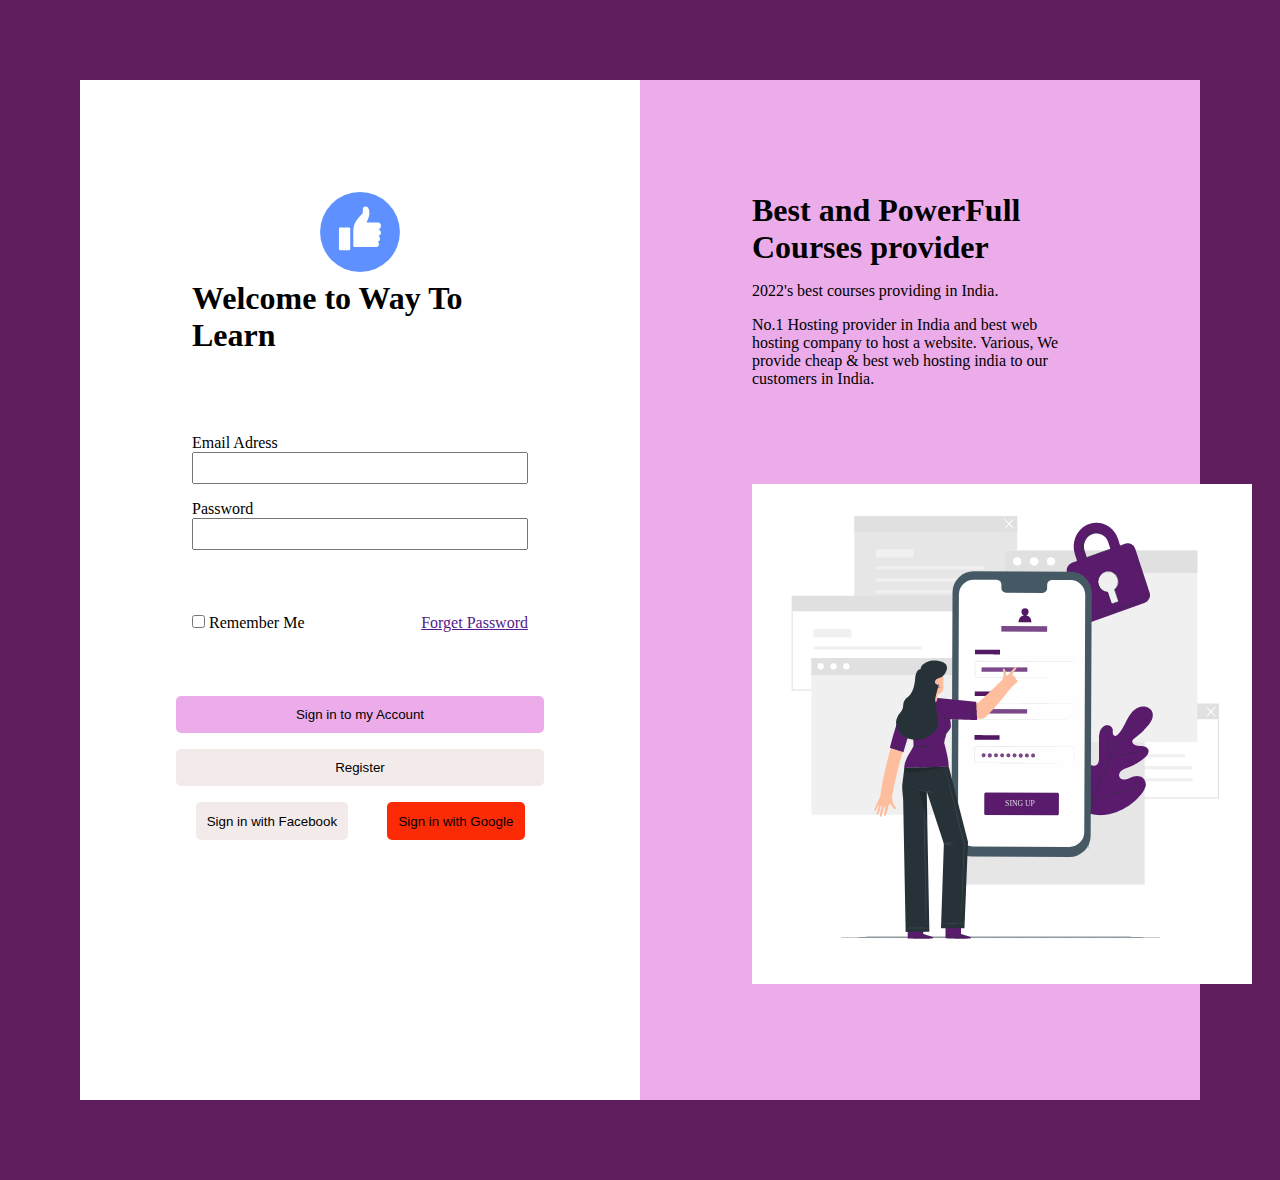
<file: WAY TO LEARN .IN/login/login.html>
<!DOCTYPE html>
<html lang="en">
<head>
    <meta charset="UTF-8">
    <meta http-equiv="X-UA-Compatible" content="IE=edge">
    <meta name="viewport" content="width=device-width, initial-scale=1.0">
    <title>Login-Way To Learn</title>
    <link rel="stylesheet" href="login.css">
</head>
<body>
    

    <div class="main">

        <div class="log-in">

            <div class="left">
                <div class="left-content">

            <div class="top">
                <img src="../assets/facebook-like.svg" alt="" width="80px" height="80px">
                <h1 id="top-text">Welcome to Way To Learn</h1>
            </div>

            <div class="details">

                <div class="form">
                <form action="">
                    <label for="" class="form-label">Email Adress</label>
                    <input type="text" name="" id="">

                    <label for="" class="form-label">Password</label>
                    <input type="password" name="" id="">
                </form>
                
            </div>


                <div class="form-footer">
                    <div class="remember">
                    <input type="checkbox" name="" id="">
                    <label for="">Remember Me</label>
                    </div>

                    <a href="">Forget Password</a> 
                </div>

                <div class="sign-in-section">
                    <button class="sign-btn" >Sign in to my Account</button>
                    <button  id="register">Register</button>
                    <div class="social">
                        <button class="social-btn" id="social_fb">Sign in with Facebook</button>
                        <button class="social-btn" id="social_g">Sign in with Google</button>
                    </div>
                </div>
            </div>

            </div>

           
        </div>
        </div>

        <div class="right">
            <h1>Best and PowerFull Courses provider</h1>
            <p class="right-para">2022's best courses providing in India.</p>
            <p class="right-para">No.1 Hosting provider in India and best web hosting company to host a website. Various, We provide cheap & best web hosting india to our customers in India.</p>
            <img src="../assets/Mobile login.gif" alt="" class="right-img">
        </div>

    </div>





</body>
</html>
</file>
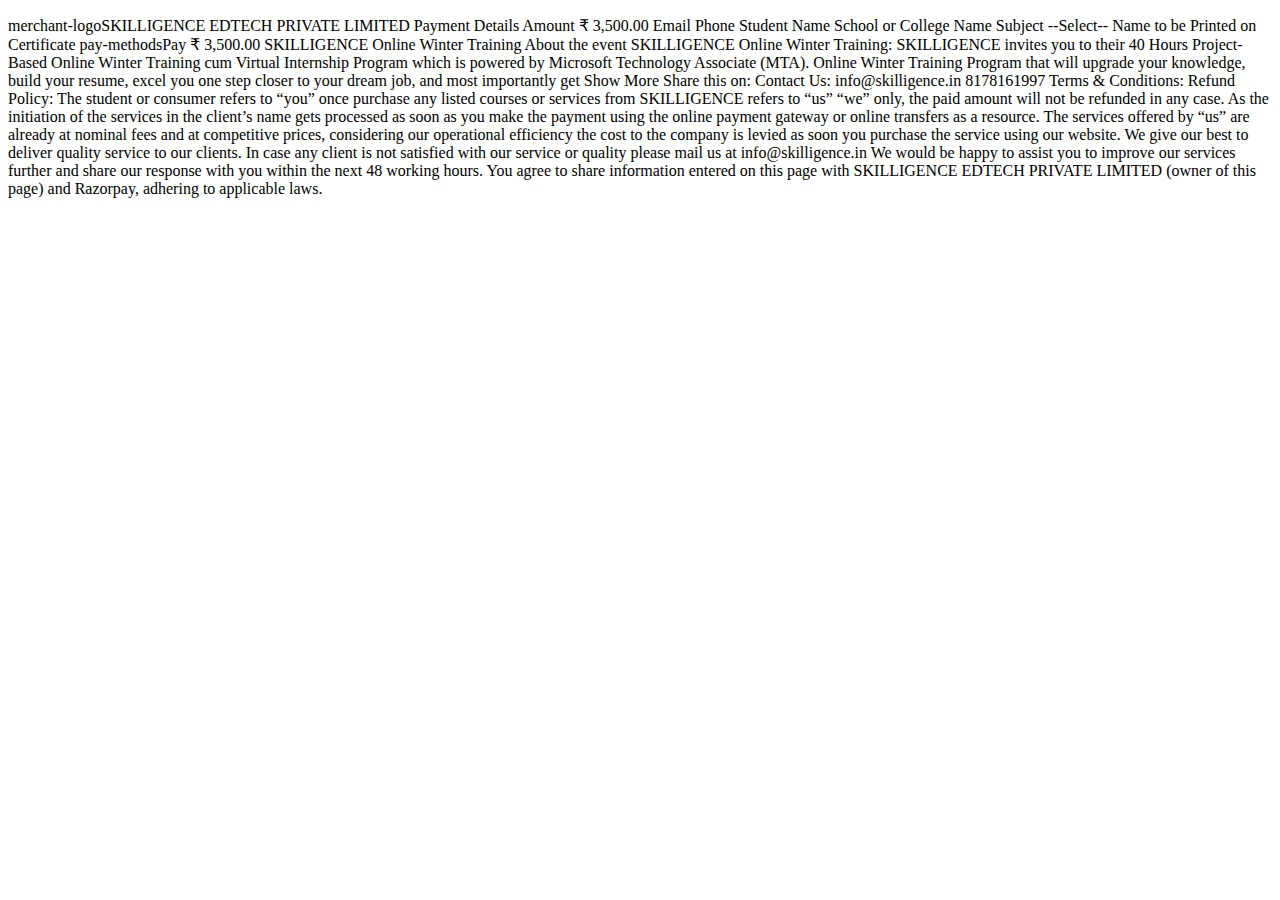
<file: WAY TO LEARN .IN/term&condition/Query.html>
<!DOCTYPE html>
<html lang="en">
<head>
    <meta charset="UTF-8">
    <meta http-equiv="X-UA-Compatible" content="IE=edge">
    <meta name="viewport" content="width=device-width, initial-scale=1.0">
    <title>W2l term & condtion</title>
</head>
<body>
    <p>merchant-logoSKILLIGENCE EDTECH PRIVATE LIMITED
        Payment Details
       Amount
       ₹
       3,500.00
       Email
       Phone
       Student Name
       School or College Name
       Subject
       
       --Select--
       Name to be Printed on Certificate
       pay-methodsPay ₹ 3,500.00
       SKILLIGENCE Online Winter Training
       About the event 
       SKILLIGENCE Online Winter Training: SKILLIGENCE invites you to their 40 Hours Project-Based Online Winter Training cum Virtual Internship Program which is powered by Microsoft Technology Associate (MTA).
       
       
       
       Online Winter Training Program that will upgrade your knowledge, build your resume, excel you one step closer to your dream job, and most importantly get 
       
       Show More
       
       Share this on:
         
       Contact Us:
        info@skilligence.in
        8178161997
       Terms & Conditions:
       Refund Policy:  The student or consumer refers to “you” once purchase any listed courses or services from SKILLIGENCE refers to “us” “we” only, the paid amount will not be refunded in any case. As the initiation of the services in the client’s name gets processed as soon as you make the payment using the online payment gateway or online transfers as a resource. The services offered by “us” are already at nominal fees and at competitive prices, considering our operational efficiency the cost to the company is levied as soon you purchase the service using our website.
       
       We give our best to deliver quality service to our clients. In case any client is not satisfied with our service or quality please mail us at info@skilligence.in We would be happy to assist you to improve our services further and share our response with you within the next 48 working hours.
             
       You agree to share information entered on this page with SKILLIGENCE EDTECH PRIVATE LIMITED (owner of this page) and Razorpay, adhering to applicable laws.</p>
</body>
</html>
</file>
<file: WAY TO LEARN .IN/login/login.css>
* {
    margin: 0;
    padding: 0;
    box-sizing: border-box;
}

.main {
    width: 100vw;
    height: 100%;
    background-color: rgb(96, 29, 94);
    display: flex;
    padding: 5rem;
}

.log-in {
    width: 50%;
}


.left {
    width: 100%;
    height: 100%;
    background-color: white;
    display: flex;
    flex-direction: column;
    align-items: center;
    padding: 5rem;
}

.left-content {

    width: 100%;

}

.top {
    display: flex;
    flex-direction: column;
    display: flex;
    flex-direction: column;
    align-items: center;
   padding: 2rem;
}

#top-text {
    margin-top: 0.5rem;
}

form {
    display: flex;
    flex-direction: column;
   padding: 2rem;
    width: 100%;
   
}

input[type=text] {
    padding: 0.4rem;
}

input[type=password] {
    padding: 0.4rem;
}

.form-label {
    margin-top: 1rem;
}

.form-footer {
    display: flex;
    justify-content: space-between;
    width: 100%;
   padding: 2rem;
}


.sign-in-section {
    display: flex;
    flex-direction: column;
    padding: 1rem;
}

.sign-btn {
    margin-top: 1rem;
    padding: 0.7rem;
    background-color: rgb(236, 172, 234);
    border: none;
    border-radius: 5px;
}

.social-btn {
    margin-top: 1rem;
    padding: 0.7rem;
    border: none;
    border-radius: 5px;
    
}

.social {
    display: flex;
    justify-content: space-around;
}

#register {
    margin-top: 1rem;
    padding: 0.7rem;
    background-color: rgb(243, 234, 234);
    border: none;
    border-radius: 5px;
}

#register:hover {
    margin-top: 1rem;
    padding: 0.7rem;
    background-color: rgb(236, 172, 234);
    border: none;
    border-radius: 5px;
}
#social_fb{
    margin-top: 1rem;
    padding: 0.7rem;
    background-color: rgb(243, 234, 234);
    border: none;
    border-radius: 5px;
}
#social_fb:hover{
    margin-top: 1rem;
    padding: 0.7rem;
    background-color: rgb(4, 28, 252);
    border: none;
    border-radius: 5px;
}
#social_g{
    margin-top: 1rem;
    padding: 0.7rem;
    background-color: #fc2a05;
    border: none;
    border-radius: 5px;
}
#social_g:hover{
    margin-top: 1rem;
    padding: 0.7rem;
    background-color: rgb(243, 234, 234);
    border: none;
    border-radius: 5px;
}

/* right */

.right {
    width: 50%;
    background-color: rgb(236, 172, 234);
    padding: 7rem;
}

.right-para {
    margin-top: 1rem;
}

.right-img {
    margin-top: 6rem;
}
</file>
